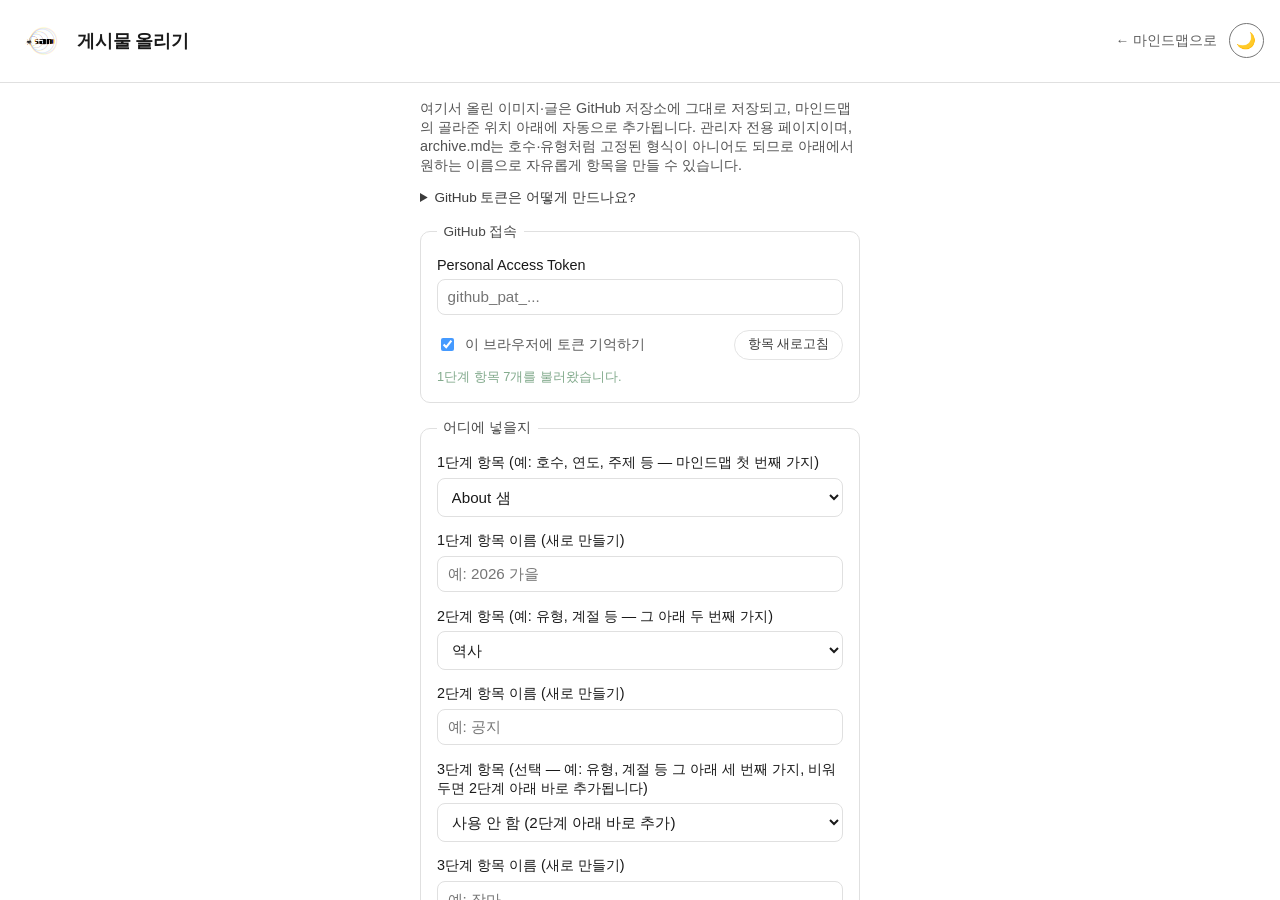
<file: admin.html>
<!doctype html>
<html lang="ko">
  <head>
    <meta charset="UTF-8" />
    <meta name="viewport" content="width=device-width, initial-scale=1" />
    <title>SAM ARCHIVE — 게시물 올리기</title>
    <link rel="icon" href="logo.png" />
    <link rel="stylesheet" href="style.css" />
    <script src="theme.js"></script>
    <style>
      main.admin {
        overflow: auto;
        max-width: 480px;
        margin: 0 auto;
        padding: 1.5rem 1.25rem 3rem;
        width: 100%;
      }
      main.admin p.lead {
        opacity: 0.75;
        font-size: 0.9rem;
        margin-top: -0.5rem;
      }
      fieldset {
        border: 1px solid var(--border);
        border-radius: 10px;
        padding: 1rem;
        margin: 0 0 1rem;
      }
      legend {
        padding: 0 0.4rem;
        opacity: 0.8;
        font-size: 0.85rem;
      }
      label {
        display: block;
        font-size: 0.9rem;
        margin-bottom: 0.9rem;
      }
      label > span {
        display: block;
        margin-bottom: 0.35rem;
      }
      label:last-child {
        margin-bottom: 0;
      }
      input[type="text"],
      input[type="password"],
      select,
      textarea {
        width: 100%;
        padding: 0.55rem 0.6rem;
        border-radius: 8px;
        border: 1px solid var(--border);
        background: transparent;
        color: var(--fg);
        font-size: 0.95rem;
        font-family: inherit;
      }
      textarea {
        resize: vertical;
      }
      .row {
        display: flex;
        align-items: center;
        gap: 0.5rem;
        font-size: 0.85rem;
        opacity: 0.85;
      }
      .row input[type="checkbox"] {
        width: auto;
      }
      button.primary {
        width: 100%;
        padding: 0.7rem;
        border-radius: 999px;
        border: none;
        background: var(--accent);
        color: #fff;
        font-size: 1rem;
        cursor: pointer;
      }
      button.primary:disabled {
        opacity: 0.5;
        cursor: default;
      }
      #status {
        margin-top: 1rem;
        font-size: 0.9rem;
        white-space: pre-wrap;
        word-break: break-all;
      }
      #status.error {
        color: #c0392b;
      }
      #status.ok {
        color: var(--accent);
      }
      details.help {
        margin-bottom: 1rem;
        font-size: 0.85rem;
        opacity: 0.85;
      }
      details.help summary {
        cursor: pointer;
      }
      a.back {
        color: var(--fg);
        text-decoration: none;
        opacity: 0.7;
        font-size: 0.85rem;
      }
      a.back:hover {
        opacity: 1;
      }
      .hint {
        font-size: 0.8rem;
        opacity: 0.65;
        margin: -0.5rem 0 0.9rem;
      }
      #sizeWarning {
        font-size: 0.85rem;
        color: #c0392b;
        margin: -0.5rem 0 0.9rem;
        display: none;
      }
      h2.section-title {
        font-size: 1rem;
        margin: 2rem 0 0.75rem;
      }
      #manageList {
        display: flex;
        flex-direction: column;
        gap: 0.5rem;
        margin-bottom: 0.75rem;
      }
      .manage-row {
        display: flex;
        align-items: center;
        gap: 0.5rem;
        padding: 0.5rem 0.6rem;
        border: 1px solid var(--border);
        border-radius: 8px;
        font-size: 0.85rem;
      }
      .manage-row .manage-title {
        flex: 1;
        min-width: 0;
        overflow-wrap: anywhere;
      }
      .manage-row .manage-path {
        display: block;
        opacity: 0.6;
        font-size: 0.75rem;
      }
      .manage-row button {
        flex: 0 0 auto;
        padding: 0.3rem 0.6rem;
        border-radius: 999px;
        border: 1px solid var(--border);
        background: transparent;
        color: var(--fg);
        font-size: 0.75rem;
        cursor: pointer;
      }
      .manage-row button.danger {
        border-color: #c0392b;
        color: #c0392b;
      }
      #editPanel {
        margin-top: 0.75rem;
        padding-top: 0.75rem;
        border-top: 1px dashed var(--border);
      }
    </style>
  </head>
  <body>
    <header>
      <h1><img src="logo.png" alt="SAM ARCHIVE" class="logo" />게시물 올리기</h1>
      <div style="display: flex; align-items: center; gap: .75rem">
        <a class="back" href="index.html">← 마인드맵으로</a>
        <button id="themeToggle" class="theme-toggle-btn" type="button">☀️</button>
      </div>
    </header>
    <main class="admin">
      <p class="lead">
        여기서 올린 이미지·글은 GitHub 저장소에 그대로 저장되고, 마인드맵의
        골라준 위치 아래에 자동으로 추가됩니다. 관리자 전용 페이지이며,
        archive.md는 호수·유형처럼 고정된 형식이 아니어도 되므로 아래에서 원하는
        이름으로 자유롭게 항목을 만들 수 있습니다.
      </p>

      <details class="help">
        <summary>GitHub 토큰은 어떻게 만드나요?</summary>
        <p>
          GitHub 우측 상단 프로필 → Settings → 맨 아래
          <strong>Developer settings</strong> →
          <strong>Personal access tokens</strong> →
          <strong>Fine-grained tokens</strong> →
          <strong>Generate new token</strong>.<br />
          Repository access는 <strong>Only select repositories</strong>로 하고
          이 저장소만 선택하세요.<br />
          Permissions → Repository permissions →
          <strong>Contents: Read and write</strong>로 설정하고 생성하면
          됩니다.<br />
          생성된 토큰을 아래에 붙여넣으세요. 이 토큰은 이 브라우저에만 저장되고
          서버로 전송되지 않습니다(GitHub API로 직접 전송).
        </p>
      </details>

      <form id="postForm">
        <fieldset>
          <legend>GitHub 접속</legend>
          <label>
            <span>Personal Access Token</span>
            <input
              type="password"
              id="token"
              placeholder="github_pat_..."
              autocomplete="off"
              required
            />
          </label>
          <div
            class="row"
            style="justify-content: space-between; margin-top: 0.5rem"
          >
            <span class="row" style="margin: 0">
              <input type="checkbox" id="rememberToken" checked />
              <label for="rememberToken" style="margin: 0"
                >이 브라우저에 토큰 기억하기</label
              >
            </span>
            <button
              type="button"
              id="refreshLevelsBtn"
              style="
                width: auto;
                padding: 0.35rem 0.8rem;
                border-radius: 999px;
                border: 1px solid var(--border);
                background: transparent;
                color: var(--fg);
                font-size: 0.8rem;
                cursor: pointer;
              "
            >
              항목 새로고침
            </button>
          </div>
          <p
            id="levelLoadStatus"
            class="hint"
            style="margin-top: 0.6rem; margin-bottom: 0"
          ></p>
        </fieldset>

        <fieldset>
          <legend>어디에 넣을지</legend>
          <label>
            <span
              >1단계 항목 (예: 호수, 연도, 주제 등 — 마인드맵 첫 번째
              가지)</span
            >
            <select id="level1Select"></select>
          </label>
          <label id="level1NewWrap" hidden>
            <span>1단계 항목 이름 (새로 만들기)</span>
            <input type="text" id="level1New" placeholder="예: 2026 가을" />
          </label>
          <label>
            <span>2단계 항목 (예: 유형, 계절 등 — 그 아래 두 번째 가지)</span>
            <select id="level2Select"></select>
          </label>
          <label id="level2NewWrap" hidden>
            <span>2단계 항목 이름 (새로 만들기)</span>
            <input type="text" id="level2New" placeholder="예: 공지" />
          </label>
          <label>
            <span
              >3단계 항목 (선택 — 예: 유형, 계절 등 그 아래 세 번째 가지,
              비워두면 2단계 아래 바로 추가됩니다)</span
            >
            <select id="level3Select"></select>
          </label>
          <label id="level3NewWrap" hidden>
            <span>3단계 항목 이름 (새로 만들기)</span>
            <input type="text" id="level3New" placeholder="예: 장마" />
          </label>
        </fieldset>

        <fieldset>
          <legend>게시물 내용</legend>
          <label>
            <span>제목</span>
            <input
              type="text"
              id="title"
              placeholder="마인드맵에 표시될 제목"
              required
            />
          </label>
          <p class="hint">
            이미지·영상을 올리면 아래 "글 내용"이 옆에 설명글로 함께 보이고,
            좋아요 버튼도 같이 뜹니다. 그 외에는 영상 링크 → 영상 파일 → 문서
            파일 → 이미지 → 글 순서로 하나만 사용됩니다(문서는 그대로 파일로
            열립니다).
          </p>
          <label>
            <span
              >이미지 (선택 — 여러 장 선택 가능, 옆으로 스크롤하는 갤러리로
              열립니다)</span
            >
            <input type="file" id="imageFile" accept="image/*" multiple />
          </label>
          <label>
            <span
              >이미지 설명 (선택 — 스크린 리더 사용자를 위한 대체 텍스트. 사진에
              담긴 내용을 한 줄에 하나씩, 고른 이미지 순서대로 적어주세요. 비워두면
              "사진 1/3"처럼 순서만 안내됩니다)</span
            >
            <textarea
              id="imageAlts"
              rows="3"
              placeholder="예: 시집 발간 안내 포스터, 날짜와 장소가 적힌 안내문"
            ></textarea>
          </label>
          <label>
            <span>문서 파일 (선택 — PDF, 한글(HWP), Word)</span>
            <input
              type="file"
              id="docFile"
              accept=".pdf,.hwp,.hwpx,.doc,.docx"
            />
          </label>
          <label>
            <span
              >영상 파일 (선택 — 용량이 작고 짧은 영상 권장, 저장소에 직접
              저장됨)</span
            >
            <input type="file" id="videoFile" accept="video/*" />
          </label>
          <p id="sizeWarning"></p>
          <label>
            <span
              >영상 링크 (선택 — 유튜브·인스타그램 등 이미 올라가 있는 영상
              URL)</span
            >
            <input
              type="text"
              id="videoUrl"
              placeholder="https://www.youtube.com/watch?v=..."
            />
          </label>
          <label>
            <span
              >글 내용 (선택 — 이미지와 함께 넣으면 이미지 옆 설명글로,
              혼자 넣으면 텍스트 파일로 저장돼서 클릭 시 열립니다)</span
            >
            <textarea
              id="bodyText"
              rows="6"
              placeholder="이미지 설명 또는 글만 올릴 때 사용"
            ></textarea>
          </label>
        </fieldset>

        <button type="submit" class="primary" id="submitBtn">올리기</button>
      </form>
      <p id="status"></p>

      <h2 class="section-title">게시물 관리 (삭제 · 수정)</h2>
      <fieldset>
        <legend>어디에 있는지</legend>
        <label>
          <span>1단계 항목</span>
          <select id="manageLevel1Select"></select>
        </label>
        <label>
          <span>2단계 항목</span>
          <select id="manageLevel2Select"></select>
        </label>
        <p id="manageStatus" class="hint" style="margin-bottom: 0">
          1단계/2단계를 고르면 그 아래 모든 게시물이 표시됩니다.
        </p>
      </fieldset>

      <div id="manageList"></div>

      <div id="editPanel" hidden>
        <label>
          <span>제목</span>
          <input type="text" id="editTitle" />
        </label>
        <p id="editCurrentHint" class="hint"></p>
        <div id="editCurrentPreview" style="margin-bottom: 0.75rem"></div>
        <p class="hint">
          이미지가 있던 글은 아래 "글 내용"만 고치면 이미지는 그대로 두고
          설명만 바뀝니다. 그 외에는 아래 중 하나를 채우면 기존 첨부를 새
          것으로 바꾸고, 전부 비워두면 제목만 바뀝니다.
        </p>
        <label>
          <span>이미지 (선택 — 여러 장 가능)</span>
          <input type="file" id="editImageFile" accept="image/*" multiple />
        </label>
        <label>
          <span
            >이미지 설명 (스크린 리더용 대체 텍스트, 한 줄에 하나씩 — 새
            이미지를 고를 때만 적용됩니다)</span
          >
          <textarea id="editImageAlts" rows="3"></textarea>
        </label>
        <label>
          <span>문서 파일 (선택)</span>
          <input
            type="file"
            id="editDocFile"
            accept=".pdf,.hwp,.hwpx,.doc,.docx"
          />
        </label>
        <label>
          <span>영상 파일 (선택)</span>
          <input type="file" id="editVideoFile" accept="video/*" />
        </label>
        <label>
          <span>영상 링크 (선택)</span>
          <input type="text" id="editVideoUrl" placeholder="https://..." />
        </label>
        <label>
          <span>글 내용 (선택)</span>
          <textarea id="editBodyText" rows="5"></textarea>
        </label>
        <div class="row" style="gap: 0.5rem">
          <button
            type="button"
            id="editSaveBtn"
            class="primary"
            style="width: auto; flex: 1; padding: 0.5rem"
          >
            저장
          </button>
          <button
            type="button"
            id="editCancelBtn"
            style="
              width: auto;
              padding: 0.5rem 1rem;
              border-radius: 999px;
              border: 1px solid var(--border);
              background: transparent;
              color: var(--fg);
              cursor: pointer;
            "
          >
            취소
          </button>
        </div>
        <p id="editStatus" class="hint"></p>
      </div>
    </main>
    <script src="admin.js"></script>
  </body>
</html>
</file>
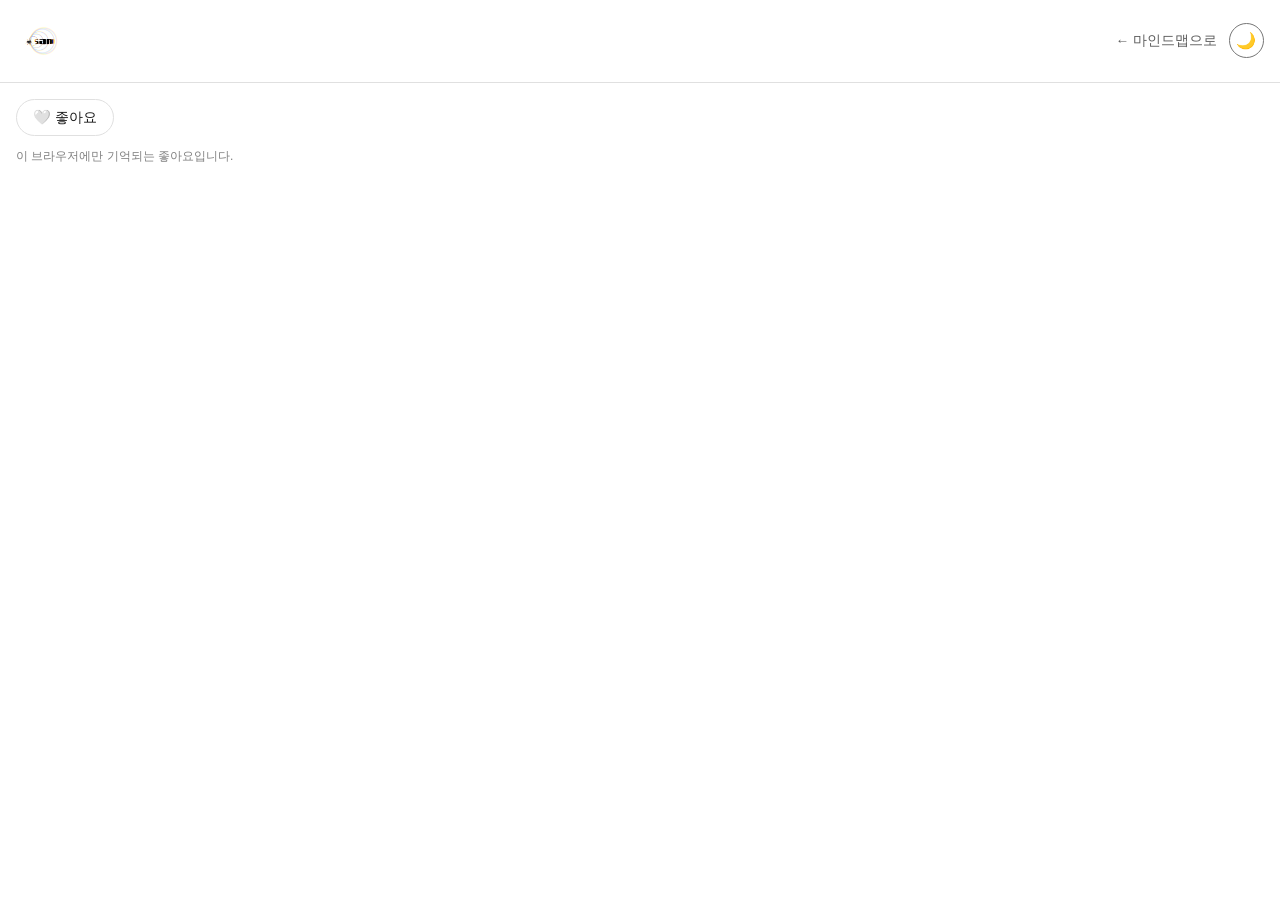
<file: gallery.html>
<!doctype html>
<html lang="ko">
  <head>
    <meta charset="UTF-8" />
    <meta name="viewport" content="width=device-width, initial-scale=1" />
    <title>SAM ARCHIVE</title>
    <link rel="icon" href="logo.png" />
    <link rel="stylesheet" href="style.css" />
    <script src="theme.js"></script>
    <style>
      main.gallery {
        flex: 1;
        overflow: auto;
        padding: 1rem;
      }
      .gallery-layout {
        display: flex;
        flex-wrap: wrap;
        gap: 1.5rem;
        align-items: flex-start;
      }
      .gallery-layout.text-only .gallery-strip {
        display: none;
      }
      .gallery-layout.text-only .side-panel {
        flex: 1 1 auto;
        max-width: 560px;
      }
      .gallery-strip {
        flex: 2 1 320px;
        display: flex;
        align-items: center;
        justify-content: center;
        gap: 0.75rem;
        overflow-x: auto;
        scroll-snap-type: x mandatory;
        padding-bottom: 0.5rem;
        min-height: 58vh;
      }
      .gallery-strip img,
      .gallery-strip video {
        flex: 0 0 auto;
        height: 58vh;
        width: auto;
        max-width: 70vw;
        border-radius: 10px;
        scroll-snap-align: center;
        object-fit: contain;
      }
      .gallery-strip iframe {
        flex: 0 0 auto;
        width: min(70vw, 640px);
        height: min(58vh, 360px);
        border: 0;
        border-radius: 10px;
      }
      .video-link {
        display: inline-block;
        padding: 0.6rem 1.1rem;
        border-radius: 999px;
        border: 1px solid var(--border);
        color: var(--fg);
        text-decoration: none;
        font-size: 0.9rem;
      }
      .video-link:hover {
        opacity: 0.8;
      }
      .side-panel {
        flex: 1 1 240px;
        min-width: 240px;
        display: flex;
        flex-direction: column;
        gap: 1rem;
      }
      .post-title {
        margin: 0;
        font-size: 1.3rem;
      }
      .caption {
        white-space: pre-wrap;
        line-height: 1.6;
        font-size: 0.95rem;
      }
      .like-btn {
        align-self: flex-start;
        padding: 0.5rem 1rem;
        border-radius: 999px;
        border: 1px solid var(--border);
        background: transparent;
        color: var(--fg);
        font-size: 0.9rem;
        cursor: pointer;
      }
      .like-btn.liked {
        border-color: #e0483e;
        color: #e0483e;
      }
      .like-hint {
        font-size: 0.75rem;
        opacity: 0.55;
      }
      a.back {
        color: var(--fg);
        text-decoration: none;
        opacity: 0.7;
        font-size: 0.85rem;
      }
      a.back:hover {
        opacity: 1;
      }
    </style>
  </head>
  <body>
    <a class="skip-link" href="#main">본문 바로가기</a>
    <header>
      <h1><a href="index.html" style="color: inherit; text-decoration: none"><img src="logo.png" alt="SAM ARCHIVE" class="logo" /></a></h1>
      <div style="display: flex; align-items: center; gap: .75rem">
        <a class="back" href="index.html">← 마인드맵으로</a>
        <button id="themeToggle" class="theme-toggle-btn" type="button">☀️</button>
      </div>
    </header>
    <main class="gallery" id="main" tabindex="-1">
      <div class="gallery-layout" id="layoutEl">
        <div class="gallery-strip" id="stripEl"></div>
        <div class="side-panel">
          <h2 class="post-title" id="titleEl" hidden></h2>
          <p class="caption" id="captionEl" hidden></p>
          <div>
            <button class="like-btn" id="likeBtn" type="button">🤍 좋아요</button>
            <p class="like-hint">이 브라우저에만 기억되는 좋아요입니다.</p>
          </div>
        </div>
      </div>
    </main>
    <script>
      // 이미지 설명(대체 텍스트)은 콤마 대신 이 구분자 문자로 나뉘어 온다(설명
      // 글에 콤마가 들어있어도 안 깨지도록). admin.js의 buildGalleryTarget과 짝을
      // 이룬다. 실제 저장 시엔 URLSearchParams가 퍼센트 인코딩하므로 archive.md
      // 파일 자체에는 이 문자가 눈에 보이는 형태로 남지 않는다.
      const ALT_SEP = String.fromCharCode(31);

      const params = new URLSearchParams(location.search);
      const imgs = (params.get("imgs") || "")
        .split(",")
        .map((s) => s.trim())
        .filter(Boolean);
      const alts = (params.get("alts") || "").split(ALT_SEP);
      const video = params.get("video");
      const textPath = params.get("text");
      const title = params.get("title");

      const strip = document.getElementById("stripEl");
      const layoutEl = document.getElementById("layoutEl");

      const titleEl = document.getElementById("titleEl");
      if (title) {
        titleEl.textContent = title;
        titleEl.hidden = false;
        document.title = `${title} — SAM ARCHIVE`;
      }

      function isExternalUrl(s) {
        return /^https?:\/\//.test(s);
      }

      if (imgs.length) {
        imgs.forEach((src, i) => {
          const img = document.createElement("img");
          img.src = src;
          // 게시자가 직접 적어준 설명이 있으면 그걸 쓰고, 없으면 스크린 리더가
          // 그림을 통째로 건너뛰지 않도록 최소한 순서 정보라도 대체 텍스트로 남긴다.
          const alt = (alts[i] || "").trim();
          img.alt = alt || `사진 ${i + 1}/${imgs.length}`;
          strip.appendChild(img);
        });
      } else if (video) {
        if (isExternalUrl(video)) {
          const ytMatch = video.match(
            /(?:youtube\.com\/watch\?v=|youtu\.be\/|youtube\.com\/embed\/)([\w-]{6,})/,
          );
          if (ytMatch) {
            const iframe = document.createElement("iframe");
            iframe.src = `https://www.youtube.com/embed/${ytMatch[1]}`;
            iframe.allow =
              "accelerometer; autoplay; clipboard-write; encrypted-media; gyroscope; picture-in-picture";
            iframe.allowFullscreen = true;
            strip.appendChild(iframe);
          } else {
            const a = document.createElement("a");
            a.href = video;
            a.target = "_blank";
            a.rel = "noopener";
            a.className = "video-link";
            a.textContent = "원본 영상 보기 →";
            strip.appendChild(a);
          }
        } else {
          const v = document.createElement("video");
          v.src = video;
          v.controls = true;
          strip.appendChild(v);
        }
      } else {
        layoutEl.classList.add("text-only");
      }

      const captionEl = document.getElementById("captionEl");
      if (textPath) {
        fetch(`${textPath}?t=${Date.now()}`, { cache: "no-store" })
          .then((res) => (res.ok ? res.text() : Promise.reject()))
          .then((text) => {
            captionEl.textContent = text;
            captionEl.hidden = false;
          })
          .catch(() => {});
      }

      // 좋아요는 서버가 없는 정적 사이트라 방문자 전체 집계는 불가능하고,
      // 이 브라우저에서 눌렀는지만 localStorage에 기억한다.
      const likeKey = `sam_archive_like:${location.search}`;
      const likeBtn = document.getElementById("likeBtn");
      function renderLike() {
        const liked = localStorage.getItem(likeKey) === "1";
        likeBtn.textContent = liked ? "❤️ 좋아요 취소" : "🤍 좋아요";
        likeBtn.classList.toggle("liked", liked);
      }
      likeBtn.addEventListener("click", () => {
        const liked = localStorage.getItem(likeKey) === "1";
        if (liked) localStorage.removeItem(likeKey);
        else localStorage.setItem(likeKey, "1");
        renderLike();
      });
      renderLike();
    </script>
  </body>
</html>
</file>
<file: style.css>
:root {
  color-scheme: light dark;
  --bg: #ffffff;
  --fg: #1a1a1a;
  --border: #e0e0e0;
  /* 일반 구분선(--border)보다 대비를 강하게 둔, UI 컴포넌트(버튼 등) 테두리 전용 색상.
     WCAG 1.4.11(비텍스트 대비 3:1) 기준을 맞추기 위함. */
  --border-strong: #767676;
  --accent: #3f7d4f;
}

@media (prefers-color-scheme: dark) {
  :root {
    --bg: #14181a;
    --fg: #eaeaea;
    --border: #333;
    --border-strong: #8a8a8a;
  }
}

/* 버튼으로 수동 전환한 테마는 시스템 설정보다 우선한다 (theme.js가 data-theme을 붙인다). */
:root[data-theme="light"] {
  color-scheme: light;
  --bg: #ffffff;
  --fg: #1a1a1a;
  --border: #e0e0e0;
  --border-strong: #767676;
}

:root[data-theme="dark"] {
  color-scheme: dark;
  --bg: #14181a;
  --fg: #eaeaea;
  --border: #333;
  --border-strong: #8a8a8a;
}

* {
  box-sizing: border-box;
}

html, body {
  margin: 0;
  height: 100%;
  background: var(--bg);
  color: var(--fg);
  font-family: -apple-system, "Apple SD Gothic Neo", "Malgun Gothic", sans-serif;
}

body {
  display: flex;
  flex-direction: column;
}

header {
  display: flex;
  align-items: center;
  justify-content: space-between;
  gap: .75rem;
  padding: .75rem 1rem;
  border-bottom: 1px solid var(--border);
  flex-wrap: wrap;
}

header h1 {
  font-size: 1.1rem;
  margin: 0;
  display: flex;
  align-items: center;
  gap: .4rem;
}

.logo {
  height: 3.6rem;
  width: auto;
  vertical-align: middle;
}

header h1 a {
  display: inline-flex;
  align-items: center;
  gap: .4rem;
}

.controls {
  display: flex;
  gap: .5rem;
}

.controls button {
  padding: .4rem .8rem;
  font-size: .85rem;
  border: 1px solid var(--border-strong);
  border-radius: 999px;
  background: transparent;
  color: var(--fg);
  cursor: pointer;
}

.controls button:disabled {
  opacity: .35;
  cursor: default;
}

.theme-toggle-btn {
  width: 2.2rem;
  height: 2.2rem;
  padding: 0;
  font-size: 1rem;
  line-height: 1;
  border: 1px solid var(--border-strong);
  border-radius: 999px;
  background: transparent;
  color: var(--fg);
  cursor: pointer;
  display: inline-flex;
  align-items: center;
  justify-content: center;
  flex: 0 0 auto;
}

/* 본문 바로가기(스킵 링크) — 평소엔 화면 밖에 숨겨두고, 키보드 포커스를 받으면 나타난다 */
.skip-link {
  position: absolute;
  left: 0;
  top: -3rem;
  z-index: 1000;
  background: var(--accent);
  color: #fff;
  padding: .6rem 1rem;
  border-radius: 0 0 8px 0;
  text-decoration: none;
  transition: top .15s ease;
}

.skip-link:focus {
  top: 0;
}

.controls button:hover {
  background: var(--border);
}

main {
  position: relative;
  flex: 1;
  overflow: hidden;
}

#tree {
  width: 100%;
  height: 100%;
  display: block;
  touch-action: none; /* d3-zoom이 핀치줌/팬을 직접 처리 */
}

/* ---- 마인드맵 노드 ---- */

/* 태양계처럼: 각 노드가 도는 얇은 원형 궤도 */
.orbit-ring {
  fill: none;
  stroke: var(--fg);
  stroke-width: 1px;
  opacity: .12;
  pointer-events: none;
}

.node circle {
  transition: r .15s ease;
}

.node:hover circle {
  r: 9;
}

/* 키보드로 포커스가 왔을 때(마우스 클릭 시에는 표시 안 함) 눈에 띄는 테두리 */
.node:focus {
  outline: none;
}

.node:focus-visible {
  outline: 2px solid var(--accent);
  outline-offset: 8px;
}

/* 라벨은 항상 보이게 */
.node-label {
  opacity: 1;
  pointer-events: auto;
  font-size: 10px;
  fill: var(--fg);
  text-shadow: 0 1px 0 rgba(255, 255, 255, 0.75);
}

/* ---- 리스트 보기(대안 뷰) ---- */

.list-view {
  height: 100%;
  overflow: auto;
  padding: 1rem 1.25rem;
}

.list-view ul {
  list-style: none;
  padding-left: 1.1rem;
  margin: .25rem 0;
}

.list-view details {
  margin: .25rem 0;
}

.list-view summary {
  cursor: pointer;
  font-weight: 600;
}

/* summary 안의 h2~h5는 스크린 리더 탐색용 실제 제목이지만, 보이는 모양은
   기존 summary 텍스트와 똑같이 유지한다 */
.list-view summary h2,
.list-view summary h3,
.list-view summary h4,
.list-view summary h5 {
  display: inline;
  font: inherit;
  margin: 0;
}

.list-view a {
  color: var(--accent);
}

.list-view a:focus-visible {
  outline: 2px solid var(--accent);
  outline-offset: 2px;
}
</file>
